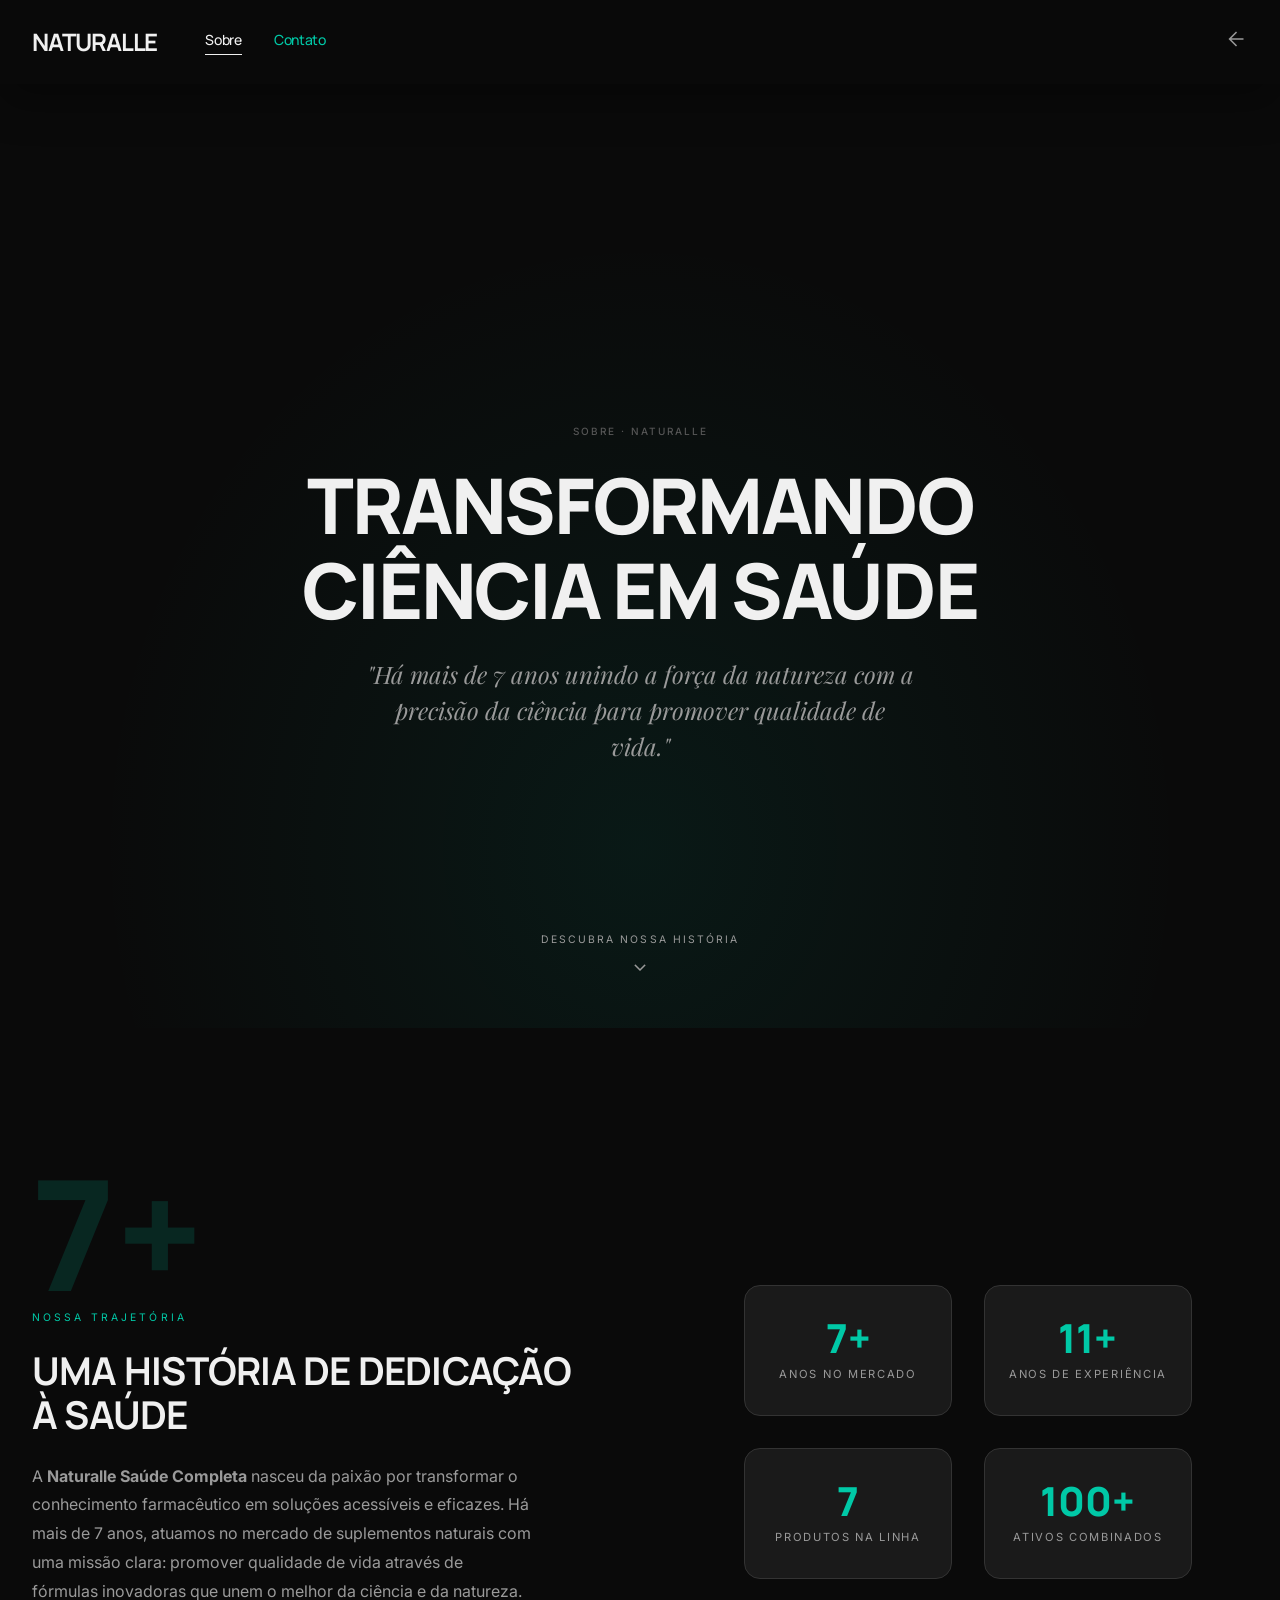
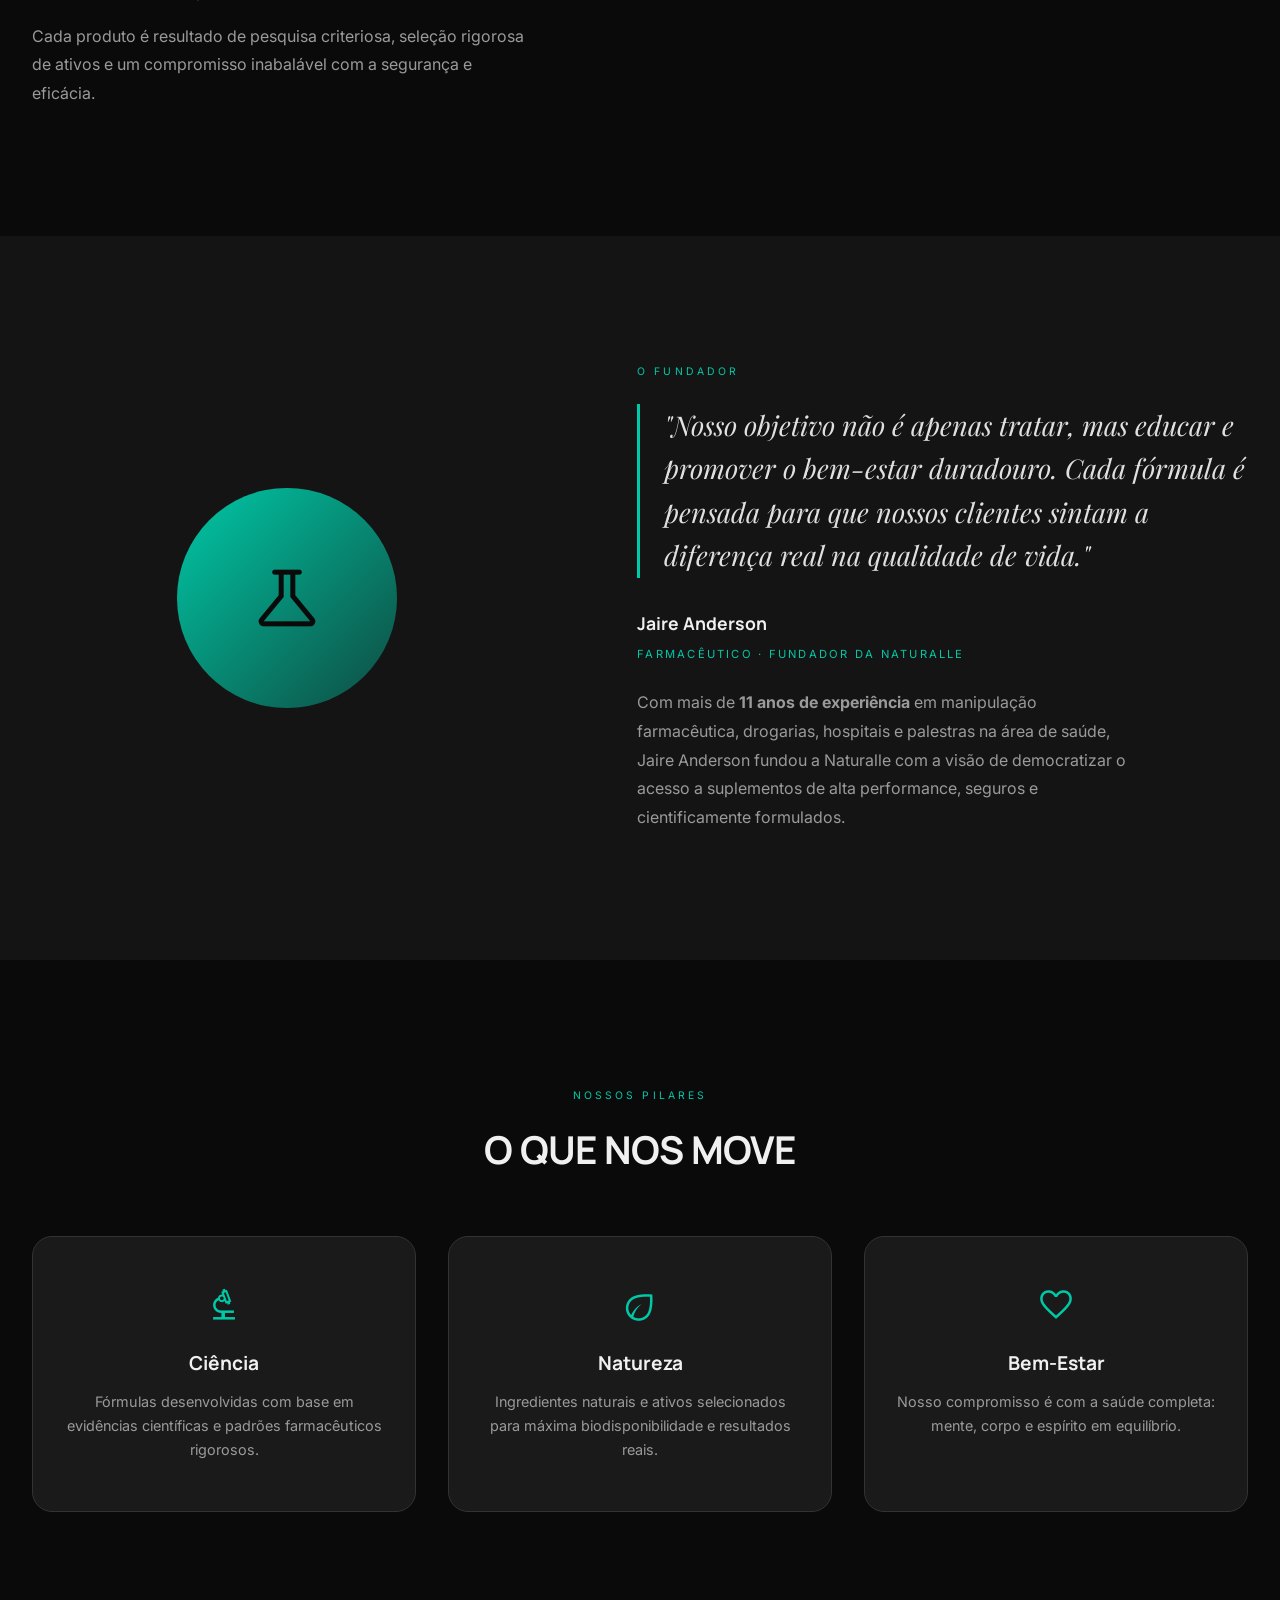
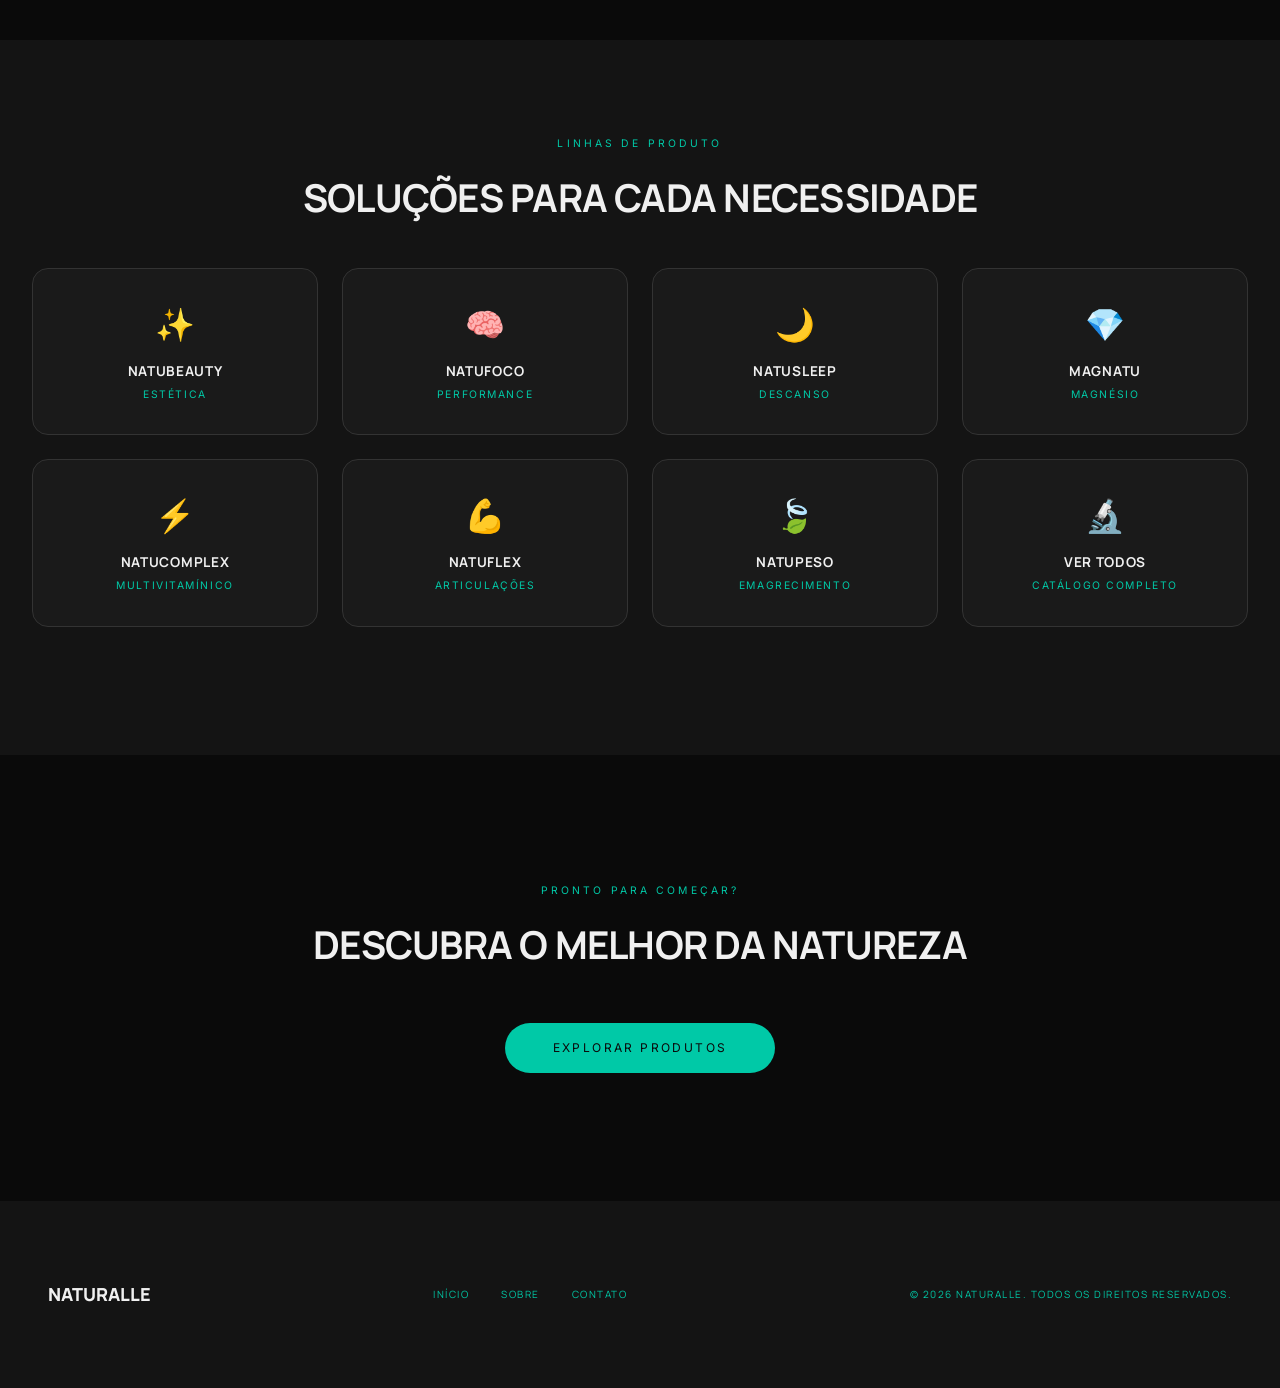
<file: sobre.html>
<!DOCTYPE html>
<html lang="pt-BR">
<head>
    <meta charset="utf-8">
    <meta name="viewport" content="width=device-width, initial-scale=1.0">
    <title>NATURALLE | Sobre Nós</title>

    <meta name="description" content="Conheça a Naturalle Saúde Completa. Há 7 anos transformando ciência em saúde e bem-estar com suplementos naturais de alta performance.">

    <!-- Google Fonts -->
    <link rel="preconnect" href="https://fonts.googleapis.com">
    <link rel="preconnect" href="https://fonts.gstatic.com" crossorigin>
    <link href="https://fonts.googleapis.com/css2?family=Manrope:wght@200;400;500;700;800;900&family=Inter:wght@300;400;500;600&family=Playfair+Display:ital,wght@0,400;0,600;1,400&display=swap" rel="stylesheet">

    <!-- Material Symbols -->
    <link href="https://fonts.googleapis.com/css2?family=Material+Symbols+Outlined:wght,FILL@100..700,0..1&display=swap" rel="stylesheet">

    <link rel="stylesheet" href="index.css">
    <style>
        /* ====================================================================
           SOBRE PAGE — SCOPED STYLES
           ==================================================================== */

        /* --- Hero --- */
        .sobre-hero {
            min-height: 100vh;
            display: flex;
            flex-direction: column;
            justify-content: center;
            align-items: center;
            text-align: center;
            padding: 8rem 2rem 6rem;
            position: relative;
            overflow: hidden;
        }
        .sobre-hero::before {
            content: '';
            position: absolute;
            inset: 0;
            background: radial-gradient(ellipse at 50% 80%, rgba(0,201,167,0.08) 0%, transparent 60%);
            pointer-events: none;
        }
        .sobre-hero .label {
            opacity: 0; transform: translateY(20px);
            animation: fadeUp 0.8s ease-out 0.3s forwards;
        }
        .sobre-hero .sobre-headline {
            font-family: var(--font-headline);
            font-weight: 800;
            font-size: clamp(2.5rem, 6vw, 5rem);
            letter-spacing: -0.03em;
            line-height: 1.1;
            max-width: 800px;
            margin: 1.5rem 0;
            opacity: 0; transform: translateY(30px);
            animation: fadeUp 0.8s ease-out 0.5s forwards;
        }
        .sobre-hero .sobre-subtitle {
            font-family: 'Playfair Display', serif;
            font-style: italic;
            font-size: clamp(1.1rem, 2vw, 1.5rem);
            color: var(--color-on-surface-variant);
            max-width: 550px;
            opacity: 0; transform: translateY(30px);
            animation: fadeUp 0.8s ease-out 0.7s forwards;
        }
        .sobre-hero .scroll-hint {
            position: absolute;
            bottom: 3rem;
            display: flex; flex-direction: column; align-items: center; gap: 0.5rem;
            color: var(--color-on-surface-variant);
            font-family: var(--font-label);
            font-size: 0.65rem;
            letter-spacing: 0.2em;
            text-transform: uppercase;
            opacity: 0; animation: fadeUp 0.8s ease-out 1s forwards;
        }
        .scroll-hint .material-symbols-outlined {
            animation: bounce 2s infinite;
        }

        @keyframes fadeUp {
            to { opacity: 1; transform: translateY(0); }
        }
        @keyframes bounce {
            0%, 100% { transform: translateY(0); }
            50% { transform: translateY(8px); }
        }

        /* --- Reveal on Scroll --- */
        .reveal-section {
            opacity: 0;
            transform: translateY(50px);
            transition: opacity 0.8s ease-out, transform 0.8s ease-out;
        }
        .reveal-section.visible {
            opacity: 1;
            transform: translateY(0);
        }

        /* --- Story Section --- */
        .sobre-story {
            padding: 8rem 2rem;
            max-width: 1400px;
            margin: 0 auto;
        }
        .story-grid {
            display: grid;
            grid-template-columns: 1fr;
            gap: 4rem;
            align-items: center;
        }
        @media (min-width: 900px) {
            .story-grid { grid-template-columns: 1fr 1fr; gap: 6rem; }
        }
        .story-number {
            font-family: var(--font-headline);
            font-weight: 800;
            font-size: clamp(5rem, 12vw, 10rem);
            line-height: 1;
            color: var(--color-accent);
            opacity: 0.15;
            margin-bottom: -1rem;
        }
        .story-label {
            font-family: var(--font-label);
            font-size: 0.65rem;
            letter-spacing: 0.3em;
            text-transform: uppercase;
            color: var(--color-accent);
            margin-bottom: 1.5rem;
            display: block;
        }
        .story-title {
            font-family: var(--font-headline);
            font-weight: 700;
            font-size: clamp(1.8rem, 3vw, 2.8rem);
            letter-spacing: -0.02em;
            line-height: 1.15;
            margin-bottom: 1.5rem;
        }
        .story-text {
            font-family: var(--font-body);
            font-size: 1rem;
            line-height: 1.8;
            color: var(--color-on-surface-variant);
            max-width: 500px;
        }
        .story-visual {
            display: flex;
            justify-content: center;
            align-items: center;
        }
        .story-visual .stat-grid {
            display: grid;
            grid-template-columns: 1fr 1fr;
            gap: 2rem;
        }
        .stat-card {
            background: var(--color-surface-container);
            border: 1px solid var(--color-outline-variant);
            border-radius: 16px;
            padding: 2rem 1.5rem;
            text-align: center;
            transition: border-color var(--transition-fast), transform var(--transition-fast);
        }
        .stat-card:hover {
            border-color: var(--color-accent);
            transform: translateY(-4px);
        }
        .stat-value {
            font-family: var(--font-headline);
            font-weight: 800;
            font-size: 2.5rem;
            color: var(--color-accent);
            line-height: 1;
            margin-bottom: 0.5rem;
        }
        .stat-label {
            font-family: var(--font-label);
            font-size: 0.7rem;
            letter-spacing: 0.15em;
            text-transform: uppercase;
            color: var(--color-on-surface-variant);
        }

        /* --- Founder Section --- */
        .sobre-founder {
            padding: 8rem 2rem;
            background: var(--color-surface-container-low);
        }
        .founder-inner {
            max-width: 1400px;
            margin: 0 auto;
        }
        .founder-grid {
            display: grid;
            grid-template-columns: 1fr;
            gap: 4rem;
            align-items: center;
        }
        @media (min-width: 900px) {
            .founder-grid { grid-template-columns: 1fr 1.2fr; gap: 6rem; }
        }
        .founder-icon-area {
            display: flex;
            justify-content: center;
            align-items: center;
        }
        .founder-icon-circle {
            width: 220px; height: 220px;
            border-radius: 50%;
            background: linear-gradient(135deg, var(--color-accent), rgba(0,201,167,0.3));
            display: flex;
            justify-content: center;
            align-items: center;
        }
        .founder-icon-circle .material-symbols-outlined {
            font-size: 5rem;
            color: var(--color-on-primary);
        }
        .founder-quote {
            font-family: 'Playfair Display', serif;
            font-style: italic;
            font-size: clamp(1.2rem, 2.5vw, 1.7rem);
            line-height: 1.6;
            color: var(--color-on-surface);
            border-left: 3px solid var(--color-accent);
            padding-left: 1.5rem;
            margin-bottom: 2rem;
        }
        .founder-name {
            font-family: var(--font-headline);
            font-weight: 700;
            font-size: 1.1rem;
            margin-bottom: 0.25rem;
        }
        .founder-role {
            font-family: var(--font-label);
            font-size: 0.7rem;
            letter-spacing: 0.2em;
            text-transform: uppercase;
            color: var(--color-accent);
        }

        /* --- Philosophy Section --- */
        .sobre-philosophy {
            padding: 8rem 2rem;
            max-width: 1400px;
            margin: 0 auto;
            text-align: center;
        }
        .philosophy-pillars {
            display: grid;
            grid-template-columns: 1fr;
            gap: 2rem;
            margin-top: 4rem;
        }
        @media (min-width: 768px) {
            .philosophy-pillars { grid-template-columns: repeat(3, 1fr); }
        }
        .pillar-card {
            background: var(--color-surface-container);
            border: 1px solid var(--color-outline-variant);
            border-radius: 20px;
            padding: 3rem 2rem;
            transition: border-color var(--transition-fast), transform var(--transition-fast);
        }
        .pillar-card:hover {
            border-color: var(--color-accent);
            transform: translateY(-6px);
        }
        .pillar-icon {
            font-size: 2.5rem;
            color: var(--color-accent);
            margin-bottom: 1.5rem;
        }
        .pillar-title {
            font-family: var(--font-headline);
            font-weight: 700;
            font-size: 1.2rem;
            margin-bottom: 0.75rem;
        }
        .pillar-desc {
            font-family: var(--font-body);
            font-size: 0.9rem;
            line-height: 1.7;
            color: var(--color-on-surface-variant);
        }

        /* --- Products Section --- */
        .sobre-products {
            padding: 6rem 2rem 8rem;
            background: var(--color-surface-container-low);
        }
        .products-inner {
            max-width: 1400px;
            margin: 0 auto;
            text-align: center;
        }
        .product-pillars {
            display: grid;
            grid-template-columns: repeat(2, 1fr);
            gap: 1.5rem;
            margin-top: 3rem;
        }
        @media (min-width: 768px) {
            .product-pillars { grid-template-columns: repeat(4, 1fr); }
        }
        .product-pillar {
            background: var(--color-surface-container);
            border: 1px solid var(--color-outline-variant);
            border-radius: 16px;
            padding: 2rem 1rem;
            text-align: center;
            transition: border-color var(--transition-fast), transform var(--transition-fast);
            text-decoration: none;
            color: inherit;
        }
        .product-pillar:hover {
            border-color: var(--color-accent);
            transform: translateY(-4px);
        }
        .product-pillar-icon {
            font-size: 2rem;
            margin-bottom: 0.75rem;
        }
        .product-pillar-name {
            font-family: var(--font-headline);
            font-weight: 700;
            font-size: 0.85rem;
            letter-spacing: 0.05em;
            text-transform: uppercase;
            margin-bottom: 0.35rem;
        }
        .product-pillar-cat {
            font-family: var(--font-label);
            font-size: 0.65rem;
            letter-spacing: 0.15em;
            text-transform: uppercase;
            color: var(--color-accent);
        }

        /* --- CTA Section --- */
        .sobre-cta {
            padding: 8rem 2rem;
            text-align: center;
        }
        .cta-button {
            display: inline-block;
            margin-top: 2rem;
            padding: 1rem 3rem;
            font-family: var(--font-label);
            font-size: 0.75rem;
            letter-spacing: 0.2em;
            text-transform: uppercase;
            color: var(--color-on-primary);
            background: var(--color-accent);
            border: none;
            border-radius: 50px;
            text-decoration: none;
            transition: transform var(--transition-fast), box-shadow var(--transition-fast);
            cursor: pointer;
        }
        .cta-button:hover {
            transform: translateY(-2px);
            box-shadow: 0 8px 30px rgba(0,201,167,0.3);
        }
    </style>
</head>
<body id="page-body">
    <!-- TopAppBar -->
    <header class="navbar" id="main-nav">
        <nav class="nav-container">
            <div class="nav-left">
                <a class="logo" href="index.html">NATURALLE</a>
                <div class="nav-links">
                    <a class="nav-link active" href="sobre.html">Sobre</a>
                    <a class="nav-link" href="index.html#contato">Contato</a>
                </div>
            </div>
            <div class="nav-actions">
                <a href="index.html" class="icon-button" aria-label="Voltar">
                    <span class="material-symbols-outlined">arrow_back</span>
                </a>
            </div>
        </nav>
    </header>

    <main>
        <!-- HERO -->
        <section class="sobre-hero">
            <span class="label">Sobre · Naturalle</span>
            <h1 class="sobre-headline">TRANSFORMANDO<br>CIÊNCIA EM <span class="accent">SAÚDE</span></h1>
            <p class="sobre-subtitle">"Há mais de 7 anos unindo a força da natureza com a precisão da ciência para promover qualidade de vida."</p>
            <div class="scroll-hint">
                <span>Descubra nossa história</span>
                <span class="material-symbols-outlined">expand_more</span>
            </div>
        </section>

        <!-- STORY -->
        <section class="sobre-story reveal-section">
            <div class="story-grid">
                <div class="story-content">
                    <span class="story-number">7+</span>
                    <span class="story-label">Nossa Trajetória</span>
                    <h2 class="story-title">UMA HISTÓRIA DE DEDICAÇÃO À SAÚDE</h2>
                    <p class="story-text">
                        A <strong>Naturalle Saúde Completa</strong> nasceu da paixão por transformar o conhecimento farmacêutico em soluções acessíveis e eficazes. Há mais de 7 anos, atuamos no mercado de suplementos naturais com uma missão clara: promover qualidade de vida através de fórmulas inovadoras que unem o melhor da ciência e da natureza.
                    </p>
                    <p class="story-text" style="margin-top: 1rem;">
                        Cada produto é resultado de pesquisa criteriosa, seleção rigorosa de ativos e um compromisso inabalável com a segurança e eficácia.
                    </p>
                </div>
                <div class="story-visual">
                    <div class="stat-grid">
                        <div class="stat-card">
                            <div class="stat-value">7+</div>
                            <div class="stat-label">Anos no mercado</div>
                        </div>
                        <div class="stat-card">
                            <div class="stat-value">11+</div>
                            <div class="stat-label">Anos de experiência</div>
                        </div>
                        <div class="stat-card">
                            <div class="stat-value">7</div>
                            <div class="stat-label">Produtos na linha</div>
                        </div>
                        <div class="stat-card">
                            <div class="stat-value">100+</div>
                            <div class="stat-label">Ativos combinados</div>
                        </div>
                    </div>
                </div>
            </div>
        </section>

        <!-- FOUNDER -->
        <section class="sobre-founder reveal-section">
            <div class="founder-inner">
                <div class="founder-grid">
                    <div class="founder-icon-area">
                        <div class="founder-icon-circle">
                            <span class="material-symbols-outlined">science</span>
                        </div>
                    </div>
                    <div class="founder-content">
                        <span class="story-label">O Fundador</span>
                        <blockquote class="founder-quote">
                            "Nosso objetivo não é apenas tratar, mas educar e promover o bem-estar duradouro. Cada fórmula é pensada para que nossos clientes sintam a diferença real na qualidade de vida."
                        </blockquote>
                        <p class="founder-name">Jaire Anderson</p>
                        <span class="founder-role">Farmacêutico · Fundador da Naturalle</span>
                        <p class="story-text" style="margin-top: 1.5rem;">
                            Com mais de <strong>11 anos de experiência</strong> em manipulação farmacêutica, drogarias, hospitais e palestras na área de saúde, Jaire Anderson fundou a Naturalle com a visão de democratizar o acesso a suplementos de alta performance, seguros e cientificamente formulados.
                        </p>
                    </div>
                </div>
            </div>
        </section>

        <!-- PHILOSOPHY -->
        <section class="sobre-philosophy reveal-section">
            <span class="story-label" style="display: block; text-align: center;">Nossos Pilares</span>
            <h2 class="story-title" style="text-align: center;">O QUE NOS MOVE</h2>
            <div class="philosophy-pillars">
                <div class="pillar-card">
                    <span class="material-symbols-outlined pillar-icon">biotech</span>
                    <h3 class="pillar-title">Ciência</h3>
                    <p class="pillar-desc">Fórmulas desenvolvidas com base em evidências científicas e padrões farmacêuticos rigorosos.</p>
                </div>
                <div class="pillar-card">
                    <span class="material-symbols-outlined pillar-icon">eco</span>
                    <h3 class="pillar-title">Natureza</h3>
                    <p class="pillar-desc">Ingredientes naturais e ativos selecionados para máxima biodisponibilidade e resultados reais.</p>
                </div>
                <div class="pillar-card">
                    <span class="material-symbols-outlined pillar-icon">favorite</span>
                    <h3 class="pillar-title">Bem-Estar</h3>
                    <p class="pillar-desc">Nosso compromisso é com a saúde completa: mente, corpo e espírito em equilíbrio.</p>
                </div>
            </div>
        </section>

        <!-- PRODUCT CATEGORIES -->
        <section class="sobre-products reveal-section">
            <div class="products-inner">
                <span class="story-label">Linhas de Produto</span>
                <h2 class="story-title">SOLUÇÕES PARA CADA NECESSIDADE</h2>
                <div class="product-pillars">
                    <a href="produto.html?p=NATUBEAUTY" class="product-pillar">
                        <div class="product-pillar-icon">✨</div>
                        <div class="product-pillar-name">NatuBeauty</div>
                        <div class="product-pillar-cat">Estética</div>
                    </a>
                    <a href="produto.html?p=NATUFOCO" class="product-pillar">
                        <div class="product-pillar-icon">🧠</div>
                        <div class="product-pillar-name">NatuFoco</div>
                        <div class="product-pillar-cat">Performance</div>
                    </a>
                    <a href="produto.html?p=NATUSLEEP" class="product-pillar">
                        <div class="product-pillar-icon">🌙</div>
                        <div class="product-pillar-name">NatuSleep</div>
                        <div class="product-pillar-cat">Descanso</div>
                    </a>
                    <a href="produto.html?p=MAGNATU" class="product-pillar">
                        <div class="product-pillar-icon">💎</div>
                        <div class="product-pillar-name">MagNatu</div>
                        <div class="product-pillar-cat">Magnésio</div>
                    </a>
                    <a href="produto.html?p=NATUCOMPLEX" class="product-pillar">
                        <div class="product-pillar-icon">⚡</div>
                        <div class="product-pillar-name">NatuComplex</div>
                        <div class="product-pillar-cat">Multivitamínico</div>
                    </a>
                    <a href="produto.html?p=NATUFLEX" class="product-pillar">
                        <div class="product-pillar-icon">💪</div>
                        <div class="product-pillar-name">NatuFlex</div>
                        <div class="product-pillar-cat">Articulações</div>
                    </a>
                    <a href="produto.html?p=NATUPESO" class="product-pillar">
                        <div class="product-pillar-icon">🍃</div>
                        <div class="product-pillar-name">NatuPeso</div>
                        <div class="product-pillar-cat">Emagrecimento</div>
                    </a>
                    <a href="index.html" class="product-pillar">
                        <div class="product-pillar-icon">🔬</div>
                        <div class="product-pillar-name">Ver Todos</div>
                        <div class="product-pillar-cat">Catálogo completo</div>
                    </a>
                </div>
            </div>
        </section>

        <!-- CTA -->
        <section class="sobre-cta reveal-section">
            <span class="story-label" style="display: block; text-align: center;">Pronto para começar?</span>
            <h2 class="story-title">DESCUBRA O MELHOR DA NATUREZA</h2>
            <a href="index.html" class="cta-button">Explorar Produtos</a>
        </section>
    </main>

    <!-- Footer -->
    <footer class="footer">
        <div class="footer-container">
            <div class="footer-logo">NATURALLE</div>
            <div class="footer-links">
                <a href="index.html">Início</a>
                <a href="sobre.html">Sobre</a>
                <a href="index.html#contato">Contato</a>
            </div>
            <div class="footer-copyright">
                © 2026 NATURALLE. TODOS OS DIREITOS RESERVADOS.
            </div>
        </div>
    </footer>

    <script>
        // Reveal on scroll
        const revealSections = document.querySelectorAll('.reveal-section');
        const revealObserver = new IntersectionObserver((entries) => {
            entries.forEach(entry => {
                if (entry.isIntersecting) {
                    entry.target.classList.add('visible');
                    revealObserver.unobserve(entry.target);
                }
            });
        }, { threshold: 0.15 });
        revealSections.forEach(s => revealObserver.observe(s));
    </script>
</body>
</html>
</file>
<file: index.css>
/* ==========================================================================
   CSS RESET & VARIABLES
   ========================================================================== */

:root {
    /* Color Tokens — Dark Premium: Black, Teal, White */
    --color-background: #0a0a0a;
    --color-surface: #111111;
    --color-surface-container: #1a1a1a;
    --color-surface-container-low: #141414;
    --color-surface-container-lowest: #0a0a0a;
    --color-surface-variant: #1e1e1e;
    --color-surface-container-highest: #252525;

    --color-primary: #00C9A7;
    --color-on-primary: #0a0a0a;

    --color-on-background: #f0f0f0;
    --color-on-surface: #e0e0e0;
    --color-on-surface-variant: #9a9a9a;

    --color-outline: #555555;
    --color-outline-variant: #333333;

    /* Accent */
    --color-accent: #00C9A7;
    --color-accent-muted: rgba(0, 201, 167, 0.15);

    /* Typography */
    --font-headline: 'Manrope', sans-serif;
    --font-body: 'Inter', sans-serif;
    --font-label: 'Inter', sans-serif;

    /* Transitions */
    --transition-fast: 300ms ease-out;
    --transition-slow: 1000ms ease-in-out;
}

*, *::before, *::after {
    margin: 0;
    padding: 0;
    box-sizing: border-box;
    -webkit-font-smoothing: antialiased;
    -moz-osx-font-smoothing: grayscale;
}

body {
    background-color: var(--color-background);
    color: var(--color-on-background);
    font-family: var(--font-body);
    line-height: 1.5;
    scroll-behavior: smooth;
    overflow-x: hidden;
}

/* Material Icons Setup */
.material-symbols-outlined {
    font-variation-settings: 'FILL' 0, 'wght' 300, 'GRAD' 0, 'opsz' 24;
}
.large-icon {
    font-size: 2rem !important;
}

::selection {
    background-color: var(--color-primary);
    color: var(--color-on-primary);
}

img {
    display: block;
    max-width: 100%;
    height: auto;
}

a {
    text-decoration: none;
    color: inherit;
}

button {
    background: none;
    border: none;
    cursor: pointer;
    font-family: inherit;
    color: inherit;
}

/* ==========================================================================
   TYPOGRAPHY
   ========================================================================== */

.headline {
    font-family: var(--font-headline);
    font-weight: 800;
    font-size: 2.5rem;
    line-height: 1;
    letter-spacing: -0.05em;
    text-transform: uppercase;
}
@media (min-width: 768px) {
    .headline { font-size: 4rem; }
}

.massive-headline {
    font-family: var(--font-headline);
    font-weight: 900;
    font-size: 3rem;
    line-height: 0.9;
    letter-spacing: -0.05em;
}
@media (min-width: 768px) {
    .massive-headline { font-size: 5rem; }
}

.subtitle {
    font-family: var(--font-headline);
    font-weight: 700;
    font-size: 1.5rem;
    margin-bottom: 0.5rem;
}

.label {
    font-family: var(--font-label);
    font-size: 0.625rem;
    font-weight: 500;
    text-transform: uppercase;
    letter-spacing: 0.2em;
    color: var(--color-outline);
    display: block;
}

.body-text {
    font-size: 1.125rem;
    font-weight: 300;
    color: var(--color-on-surface-variant);
    line-height: 1.6;
}

.body-text-small {
    font-size: 0.875rem;
    color: var(--color-on-surface-variant);
    line-height: 1.6;
    margin-bottom: 1rem;
}

.price {
    font-family: var(--font-headline);
    font-weight: 300;
    font-size: 1.5rem;
}

/* ==========================================================================
   HEADER & NAVIGATION
   ========================================================================== */

.navbar {
    position: fixed;
    top: 0;
    width: 100%;
    z-index: 50;
    background-color: rgba(10, 10, 10, 0.85);
    backdrop-filter: blur(20px);
    box-shadow: 0 20px 40px rgba(0, 0, 0, 0.3);
}

.nav-container {
    display: flex;
    justify-content: space-between;
    align-items: center;
    padding: 1.5rem 2rem;
    max-width: 1920px;
    margin: 0 auto;
}

.nav-left {
    display: flex;
    align-items: center;
    gap: 3rem;
}

.logo {
    font-family: var(--font-headline);
    font-size: 1.5rem;
    font-weight: 700;
    letter-spacing: -0.05em;
    text-transform: uppercase;
}

.nav-links {
    display: none;
    gap: 2rem;
}
@media (min-width: 768px) {
    .nav-links { display: flex; }
}

.nav-link {
    font-family: var(--font-headline);
    font-weight: 500;
    font-size: 0.875rem;
    letter-spacing: -0.02em;
    color: var(--color-primary);
    transition: color var(--transition-fast);
}
.nav-link:hover, .nav-link.active {
    color: var(--color-on-background);
}
.nav-link.active {
    border-bottom: 1px solid var(--color-on-background);
    padding-bottom: 0.25rem;
}

.nav-actions {
    display: flex;
    gap: 1.5rem;
    color: var(--color-on-surface-variant);
}

.icon-button:active {
    opacity: 0.7;
}
.icon-button:hover {
    color: var(--color-on-background);
}

/* ==========================================================================
   SEARCH OVERLAY
   ========================================================================== */

.search-overlay {
    position: fixed;
    inset: 0;
    z-index: 200;
    background-color: rgba(0, 0, 0, 0.92);
    backdrop-filter: blur(20px);
    display: flex;
    align-items: flex-start;
    justify-content: center;
    padding-top: 12vh;
    opacity: 1;
    transition: opacity 300ms ease, visibility 300ms ease;
}
.search-overlay.hidden {
    opacity: 0;
    visibility: hidden;
    pointer-events: none;
}

.search-container {
    width: 100%;
    max-width: 640px;
    padding: 0 2rem;
    display: flex;
    flex-direction: column;
    gap: 2rem;
}

.search-input-group {
    display: flex;
    align-items: center;
    gap: 1rem;
    border-bottom: 2px solid var(--color-outline);
    padding-bottom: 1rem;
    transition: border-color var(--transition-fast);
}
.search-input-group:focus-within {
    border-color: var(--color-accent);
}

.search-icon {
    color: var(--color-on-surface-variant);
    font-size: 1.5rem;
}

.search-input {
    flex: 1;
    background: none;
    border: none;
    outline: none;
    font-family: var(--font-headline);
    font-size: 1.5rem;
    font-weight: 300;
    color: var(--color-on-background);
    caret-color: var(--color-accent);
}
@media (min-width: 768px) {
    .search-input { font-size: 2rem; }
}
.search-input::placeholder {
    color: rgba(255, 255, 255, 0.2);
}

.search-close {
    color: var(--color-on-surface-variant);
    padding: 0.5rem;
    transition: color var(--transition-fast);
}
.search-close:hover {
    color: var(--color-accent);
}

.search-results {
    display: flex;
    flex-direction: column;
    gap: 0.5rem;
}

.search-result-item {
    display: flex;
    align-items: center;
    gap: 1.25rem;
    padding: 1rem;
    border-radius: 0.75rem;
    text-decoration: none;
    transition: background-color var(--transition-fast);
}
.search-result-item:hover {
    background-color: rgba(255, 255, 255, 0.06);
}

.search-result-img {
    width: 3.5rem;
    height: 3.5rem;
    border-radius: 0.5rem;
    object-fit: contain;
    background-color: var(--color-surface-container);
    flex-shrink: 0;
}

.search-result-info {
    display: flex;
    flex-direction: column;
    gap: 0.15rem;
}

.search-result-name {
    font-family: var(--font-headline);
    font-weight: 700;
    font-size: 1rem;
    color: var(--color-on-background);
}

.search-result-sub {
    font-family: var(--font-body);
    font-size: 0.8rem;
    color: var(--color-on-surface-variant);
}

.search-empty {
    text-align: center;
    padding: 2rem;
    color: var(--color-on-surface-variant);
    font-family: var(--font-body);
    font-size: 0.9rem;
}

/* ==========================================================================
   HERO SECTION
   ========================================================================== */

main {
    padding-top: 8rem;
    min-height: 100vh;
}

.hero-section {
    max-width: 1920px;
    margin: 0 auto;
    padding: 0 2rem;
    display: flex;
    flex-direction: column;
}

.hero-tagline {
    text-align: center;
    margin-bottom: 2rem;
    display: flex;
    flex-direction: column;
    align-items: center;
    gap: 0.75rem;
}

.tagline-text {
    font-family: var(--font-headline);
    font-weight: 300;
    font-size: 1.75rem;
    color: var(--color-on-surface-variant);
    letter-spacing: -0.02em;
}
@media (min-width: 768px) {
    .tagline-text { font-size: 2.25rem; }
}

.tagline-text .accent {
    color: var(--color-accent);
    font-weight: 700;
}

.hero-layout {
    display: flex;
    flex-direction: column;
    gap: 2rem;
}
@media (min-width: 1024px) {
    .hero-layout {
        flex-direction: row;
        align-items: center;
        gap: 0;
    }
}

.hero-display-area {
    position: relative;
    width: 100%;
    height: 60vh;
    display: flex;
    align-items: center;
    justify-content: center;
    overflow: hidden;
}
@media (min-width: 768px) {
    .hero-display-area { height: 75vh; }
}
@media (min-width: 1024px) {
    .hero-display-area {
        flex: 0 0 65%;
        height: 80vh;
    }
}

.nav-arrow {
    position: absolute;
    z-index: 20;
    padding: 0.85rem;
    color: rgba(255, 255, 255, 0.7);
    background-color: rgba(255, 255, 255, 0.08);
    border: 1px solid rgba(255, 255, 255, 0.12);
    border-radius: 50%;
    transition: all var(--transition-fast);
}
.nav-arrow:hover {
    color: var(--color-accent);
    background-color: var(--color-accent-muted);
    border-color: var(--color-accent);
}
.nav-arrow.left {
    left: 1rem;
}
.nav-arrow.left:hover {
    transform: translateX(-3px);
}
.nav-arrow.right {
    right: 1rem;
}
.nav-arrow.right:hover {
    transform: translateX(3px);
}

.carousel-wrapper {
    position: relative;
    width: 100%;
    height: 100%;
    display: flex;
    align-items: center;
    justify-content: center;
    perspective: 1200px;
    transform-style: preserve-3d;
}

.carousel-item {
    position: absolute;
    height: 98%;
    width: auto;
    aspect-ratio: 4 / 5;
    border-radius: 0.5rem;
    overflow: hidden;
    cursor: pointer;
    box-shadow: 0 40px 80px rgba(0, 0, 0, 0.4);
    background-color: var(--color-surface-container);
    transition: transform 0.8s cubic-bezier(0.2, 0.8, 0.2, 1), 
                opacity 0.8s cubic-bezier(0.2, 0.8, 0.2, 1),
                filter 0.8s cubic-bezier(0.2, 0.8, 0.2, 1),
                z-index 0.8s step-end;
    will-change: transform, opacity, filter;
}

.carousel-image {
    width: 100%;
    height: 100%;
    object-fit: contain;
    filter: grayscale(20%);
    transition: transform var(--transition-slow), filter var(--transition-slow);
}

.carousel-item.active {
    transform: translateX(0) translateZ(0) scale(1);
    opacity: 1;
    z-index: 10;
    filter: grayscale(0%) blur(0px);
}
.carousel-item.active:hover .carousel-image {
    transform: scale(1.05);
}

.carousel-item.next-1 {
    transform: translateX(65%) translateZ(-150px) scale(0.8);
    opacity: 0.85;
    z-index: 9;
    filter: blur(6px) grayscale(30%);
}

.carousel-item.next-2 {
    transform: translateX(120%) translateZ(-350px) scale(0.55);
    opacity: 0.45;
    z-index: 8;
    filter: blur(14px) grayscale(60%);
}

.carousel-item.prev-1 {
    transform: translateX(-65%) translateZ(-150px) scale(0.8);
    opacity: 0.85;
    z-index: 9;
    filter: blur(6px) grayscale(30%);
}

.carousel-item.prev-2 {
    transform: translateX(-120%) translateZ(-350px) scale(0.55);
    opacity: 0.45;
    z-index: 8;
    filter: blur(14px) grayscale(60%);
}

.carousel-item.hidden-right {
    transform: translateX(170%) translateZ(-500px) scale(0.35);
    opacity: 0;
    z-index: 7;
    filter: blur(25px) grayscale(100%);
    pointer-events: none;
}

.carousel-item.hidden-left {
    transform: translateX(-170%) translateZ(-500px) scale(0.35);
    opacity: 0;
    z-index: 7;
    filter: blur(25px) grayscale(100%);
    pointer-events: none;
}

.image-overlay {
    position: absolute;
    inset: 0;
    background-color: rgba(0, 0, 0, 0.45);
    opacity: 0;
    pointer-events: none;
    transition: opacity var(--transition-fast);
    display: flex;
    flex-direction: column;
    gap: 1.5rem;
    align-items: center;
    justify-content: center;
}

.overlay-title {
    color: #ffffff;
    font-family: var(--font-headline);
    font-size: 1.5rem;
    font-weight: 700;
    letter-spacing: 0.05em;
    text-transform: uppercase;
    text-align: center;
    transform: translateY(20px);
    opacity: 0;
    transition: transform var(--transition-fast), opacity var(--transition-fast);
}

.overlay-button {
    background-color: var(--color-accent);
    color: var(--color-on-primary);
    padding: 1rem 2rem;
    font-size: 0.75rem;
    letter-spacing: 0.15em;
    font-family: var(--font-label);
    text-transform: uppercase;
    transform: translateY(20px);
    opacity: 0;
    transition: transform 0.4s cubic-bezier(0.2, 0.8, 0.2, 1), 
                opacity 0.4s cubic-bezier(0.2, 0.8, 0.2, 1),
                background-color var(--transition-fast), 
                color var(--transition-fast);
}

.carousel-item.active:hover .image-overlay {
    opacity: 1;
    pointer-events: auto;
}

.carousel-item.active:hover .overlay-title,
.carousel-item.active:hover .overlay-button {
    transform: translateY(0);
    opacity: 1;
}

.carousel-item.active:hover .overlay-button {
    transition-delay: 0.05s;
}

.overlay-button:hover {
    background-color: #ffffff;
    color: #0a0a0a;
}

.hero-info {
    width: 100%;
    display: flex;
    flex-direction: column;
    gap: 2rem;
    transition: opacity 0.4s ease-in-out;
    padding: 2rem 0;
}
.hero-info.fading {
    opacity: 0;
}
@media (min-width: 1024px) {
    .hero-info {
        flex: 0 0 35%;
        padding: 2rem 3rem;
        gap: 1.5rem;
    }
}

.hero-title-group {
    display: flex;
    flex-direction: column;
    gap: 1rem;
}

.hero-details-group {
    display: flex;
    flex-direction: column;
    gap: 1.5rem;
}

.price-action {
    display: flex;
    align-items: center;
    gap: 1rem;
}

.divider {
    height: 1px;
    width: 3rem;
    background-color: rgba(175, 179, 178, 0.3);
}

.text-button {
    font-size: 0.625rem;
    font-family: var(--font-label);
    letter-spacing: 0.15em;
    text-transform: uppercase;
    color: var(--color-primary);
    transition: color var(--transition-fast);
}
.text-button:hover {
    color: var(--color-on-background);
}

/* ==========================================================================
   GRID SECTION
   ========================================================================== */

.grid-section {
    margin-top: 10rem;
    margin-bottom: 8rem;
    padding: 0 2rem;
}
@media (min-width: 768px) {
    .grid-section { padding: 0 6rem; }
}

.grid-container {
    max-width: 1920px;
    margin: 0 auto;
    display: grid;
    grid-template-columns: 1fr;
    gap: 6rem;
}
@media (min-width: 768px) {
    .grid-container {
        grid-template-columns: repeat(12, 1fr);
        gap: 2rem;
    }
}

.grid-col-left {
    display: flex;
    flex-direction: column;
    gap: 3rem;
}
@media (min-width: 768px) {
    .grid-col-left {
        grid-column: span 5;
        padding-top: 6rem;
    }
}

.grid-col-right {
    display: flex;
    flex-direction: column;
    gap: 6rem;
}
@media (min-width: 768px) {
    .grid-col-right {
        grid-column: span 7;
    }
}

.image-container {
    background-color: var(--color-surface-container-low);
    overflow: hidden;
    position: relative;
}

.portrait-img {
    aspect-ratio: 4 / 5;
}

.square-img {
    aspect-ratio: 1 / 1;
}

.shadow-box {
    box-shadow: 0 20px 40px rgba(0, 0, 0, 0.3);
}

.zoom-image {
    width: 100%;
    height: 100%;
    object-fit: cover;
    transition: transform var(--transition-slow);
}

.image-container:hover .zoom-image {
    transform: scale(1.1);
}

.text-block {
    max-width: 24rem;
}

.inline-link {
    display: inline-block;
    padding-top: 0.5rem;
    padding-bottom: 0.25rem;
    font-size: 0.625rem;
    font-family: var(--font-label);
    letter-spacing: 0.15em;
    text-transform: uppercase;
    border-bottom: 1px solid var(--color-outline-variant);
    transition: border-color var(--transition-fast), color var(--transition-fast);
}
.inline-link:hover {
    border-bottom-color: var(--color-accent);
    color: var(--color-accent);
}

.philosophy-header {
    display: flex;
    flex-direction: column;
    align-items: flex-end;
    text-align: right;
    gap: 1rem;
    margin-bottom: 2rem;
}

.philosophy-header .label {
    margin-bottom: 0.5rem;
}

.product-cards {
    display: grid;
    grid-template-columns: 1fr;
    gap: 2rem;
}
@media (min-width: 768px) {
    .product-cards {
        grid-template-columns: 1fr 1fr;
    }
}

.product-card {
    display: flex;
    flex-direction: column;
    gap: 1.5rem;
}
@media (min-width: 768px) {
    .offset-card {
        margin-top: 5rem;
    }
}

.product-info {
    display: flex;
    justify-content: space-between;
    align-items: flex-start;
}

.product-info-column {
    display: flex;
    flex-direction: column;
    gap: 0.5rem;
}

.block-link {
    display: block;
    text-decoration: none;
    color: inherit;
}

.parallax-card {
    will-change: transform;
    transition: transform 0.1s ease-out;
}


.product-title {
    font-family: var(--font-headline);
    font-weight: 700;
    margin-bottom: 0.25rem;
}

.product-material {
    font-size: 0.625rem;
    font-family: var(--font-label);
    text-transform: uppercase;
    color: var(--color-outline);
}

.product-price {
    font-family: var(--font-headline);
    font-weight: 500;
    font-size: 0.875rem;
}

.product-tag {
    font-family: var(--font-label);
    font-size: 0.625rem;
    font-weight: 600;
    letter-spacing: 0.15em;
    text-transform: uppercase;
    color: var(--color-accent);
    background-color: var(--color-accent-muted);
    padding: 0.4rem 0.8rem;
    border-radius: 2rem;
}

/* ==========================================================================
   NEWSLETTER
   ========================================================================== */

.newsletter-section {
    padding: 10rem 0;
    background-color: var(--color-surface-container-low);
}

.newsletter-container {
    max-width: 1920px;
    margin: 0 auto;
    padding: 0 2rem;
    display: flex;
    flex-direction: column;
    align-items: center;
    text-align: center;
}
@media (min-width: 768px) {
    .newsletter-container { padding: 0 6rem; }
}

.center-label {
    letter-spacing: 0.3em;
    margin-bottom: 2rem;
}

.newsletter-headline {
    font-family: var(--font-headline);
    font-weight: 700;
    font-size: 2.5rem;
    letter-spacing: -0.02em;
    margin-bottom: 3rem;
    max-width: 42rem;
    line-height: 1.2;
}
@media (min-width: 768px) {
    .newsletter-headline { font-size: 3rem; }
}

.newsletter-form {
    width: 100%;
    max-width: 28rem;
    position: relative;
    display: flex;
    align-items: center;
    border-bottom: 1px solid var(--color-outline-variant);
    padding-bottom: 0.5rem;
}

.email-input {
    width: 100%;
    background: transparent;
    border: none;
    outline: none;
    font-family: var(--font-label);
    font-size: 0.75rem;
    letter-spacing: 0.15em;
    padding: 1rem 0;
    color: var(--color-on-background);
}
.email-input::placeholder {
    color: rgba(255, 255, 255, 0.25);
}

.submit-button {
    color: var(--color-outline);
    transition: color var(--transition-fast);
}
.submit-button:hover {
    color: var(--color-on-background);
}

/* --- Contact Info Links (Playfair Display typography) --- */
.contact-info-links {
    display: flex;
    flex-direction: column;
    gap: 1.25rem;
    align-items: center;
    margin-top: 2.5rem;
}
.contact-link {
    display: flex;
    align-items: center;
    gap: 0.75rem;
    text-decoration: none;
    font-family: 'Playfair Display', Georgia, serif;
    font-size: 1.3rem;
    color: var(--color-on-surface);
    transition: color var(--transition-fast), transform var(--transition-fast);
}
.contact-link:hover {
    color: var(--color-accent);
    transform: translateX(4px);
}
.contact-link .material-symbols-outlined {
    font-size: 1.4rem;
    color: var(--color-accent);
}

/* ==========================================================================
   MODAL
   ========================================================================== */

.modal {
    position: fixed;
    inset: 0;
    z-index: 100;
    background-color: rgba(0, 0, 0, 0.6);
    backdrop-filter: blur(12px);
    display: flex;
    align-items: center;
    justify-content: center;
    padding: 1rem;
    opacity: 1;
    transition: opacity 300ms ease, visibility 300ms ease;
}
@media (min-width: 768px) {
    .modal { padding: 3rem; }
}

.modal.hidden {
    opacity: 0;
    visibility: hidden;
    pointer-events: none;
}

.modal-content {
    background-color: var(--color-surface);
    width: 100%;
    max-width: 72rem;
    max-height: 100%;
    overflow-y: auto;
    position: relative;
    box-shadow: 0 40px 80px rgba(0, 0, 0, 0.5);
}

.close-modal {
    position: absolute;
    top: 2rem;
    right: 2rem;
    z-index: 10;
    color: rgba(47, 51, 51, 0.4);
    transition: color var(--transition-fast);
}
.close-modal:hover {
    color: var(--color-on-background);
}

.modal-grid {
    display: grid;
    grid-template-columns: 1fr;
}
@media (min-width: 768px) {
    .modal-grid { grid-template-columns: 1fr 1fr; }
}

.modal-image-col {
    aspect-ratio: 1/1;
    background-color: var(--color-surface-container-low);
}
@media (min-width: 768px) {
    .modal-image-col {
        aspect-ratio: auto;
        min-height: 80vh;
    }
}

.full-cover-image {
    width: 100%;
    height: 100%;
    object-fit: cover;
}

.modal-info-col {
    padding: 3rem;
    display: flex;
    flex-direction: column;
    justify-content: center;
    gap: 3rem;
}
@media (min-width: 768px) {
    .modal-info-col { padding: 6rem; }
}

.modal-header {
    display: flex;
    flex-direction: column;
    gap: 1rem;
}

.modal-title {
    font-family: var(--font-headline);
    font-size: 3rem;
    font-weight: 700;
    letter-spacing: -0.05em;
}

.modal-price {
    font-family: var(--font-headline);
    font-weight: 300;
    font-size: 2rem;
}

.modal-body-content {
    display: flex;
    flex-direction: column;
    gap: 2rem;
}

/* Modal Dynamic Content: Benefits and Nutrition */
.modal-dynamic-content {
    display: flex;
    flex-direction: column;
    gap: 2rem;
    margin-top: 1.5rem;
}

.section-title {
    font-size: 0.85rem;
    font-weight: 700;
    text-transform: uppercase;
    letter-spacing: 0.05em;
    font-family: var(--font-headline);
    margin-bottom: 1rem;
    color: var(--color-on-background);
    border-bottom: 1px solid var(--color-outline-variant);
    padding-bottom: 0.5rem;
}

.benefits-list {
    display: flex;
    flex-direction: column;
    gap: 0.75rem;
}

.benefit-item {
    font-size: 0.85rem;
    line-height: 1.4;
    color: var(--color-on-surface-variant);
    font-family: var(--font-body);
}

.benefit-item strong {
    color: var(--color-on-background);
    font-weight: 600;
}

.nutrition-table {
    width: 100%;
    border-collapse: collapse;
    font-size: 0.8rem;
    font-family: var(--font-label);
}

.nutrition-table tbody tr {
    border-bottom: 1px solid var(--color-outline-variant);
}

.nutrition-table tbody tr:last-child {
    border-bottom: none;
}

.nutrition-table td {
    padding: 0.75rem 0;
    color: var(--color-on-surface-variant);
}

.nutrition-table td.qty-value {
    text-align: right;
    font-weight: 500;
    color: var(--color-on-background);
}

.primary-action-btn {
    width: 100%;
    background-color: var(--color-accent);
    color: var(--color-on-primary);
    padding: 1.5rem;
    font-size: 0.75rem;
    font-family: var(--font-label);
    letter-spacing: 0.2em;
    text-transform: uppercase;
    transition: background-color var(--transition-fast);
}
.primary-action-btn:hover {
    background-color: #00e6be;
}

/* ==========================================================================
   FOOTER
   ========================================================================== */

.footer {
    width: 100%;
    padding: 5rem 0;
    background-color: var(--color-surface-container-low);
}

.footer-container {
    max-width: 1920px;
    margin: 0 auto;
    padding: 0 2rem;
    display: flex;
    flex-direction: column;
    align-items: center;
    gap: 2rem;
}
@media (min-width: 768px) {
    .footer-container {
        flex-direction: row;
        justify-content: space-between;
        padding: 0 3rem;
    }
}

.footer-logo {
    font-family: var(--font-headline);
    font-size: 1.125rem;
    font-weight: 900;
    color: var(--color-on-background);
    text-transform: uppercase;
}

.footer-links {
    display: flex;
    flex-wrap: wrap;
    justify-content: center;
    gap: 2rem;
}

.footer-links a {
    font-family: var(--font-headline);
    font-size: 0.625rem;
    letter-spacing: 0.15em;
    text-transform: uppercase;
    color: var(--color-primary);
    transition: opacity var(--transition-fast);
}
.footer-links a:hover {
    opacity: 0.5;
}

.footer-copyright {
    font-family: var(--font-headline);
    font-size: 0.625rem;
    letter-spacing: 0.15em;
    text-transform: uppercase;
    color: var(--color-primary);
}
</file>
